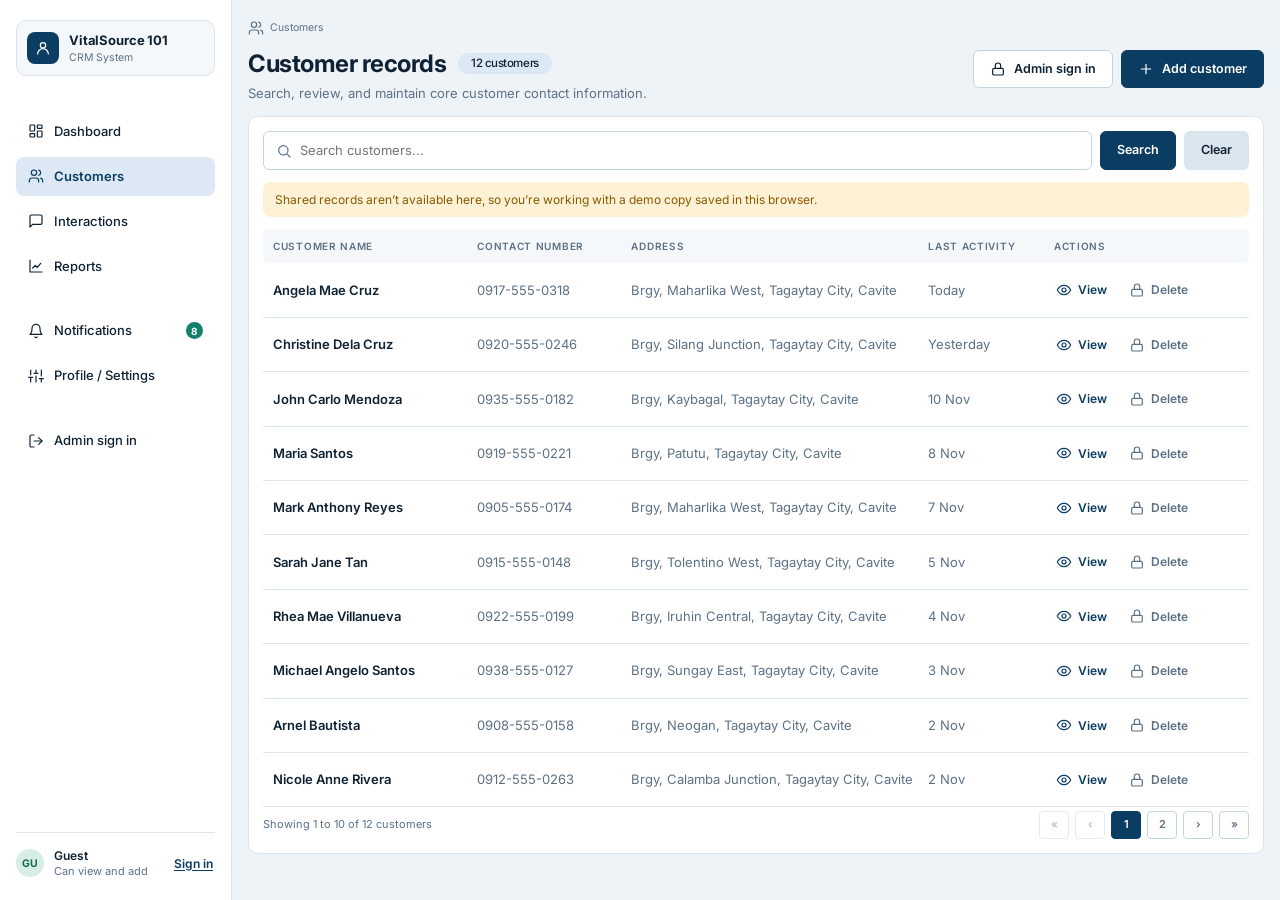
<file: index.html>
<!doctype html>
<html lang="en">
<head>
<meta charset="utf-8">
<meta name="viewport" content="width=device-width,initial-scale=1,viewport-fit=cover">
<style>body{margin:0}[hidden]{display:none!important}img{max-width:100%}</style>
<title>VitalSource 101 CRM</title>
<meta name="claude:viewport-fit-sides" content="cover">
<link rel="preconnect" href="https://fonts.googleapis.com">
<link rel="preconnect" href="https://fonts.gstatic.com" crossorigin>
<link rel="stylesheet" href="https://fonts.googleapis.com/css2?family=Inter:wght@400;500;600;700&display=swap">
<style>
/* Layout: fixed navy-on-mist sidebar + records workspace; one primary action (Add customer), everything else quiet. */
:root{
  --bg:#eef3f8; --surface:#ffffff; --surface-2:#f4f8fb; --line:#dbe5ee; --line-strong:#c4d3e0;
  --ink:#0f2233; --muted:#5d7185; --brand:#0b3c61; --brand-ink:#ffffff; --brand-text:#0b3c61;
  --nav-active:#dce9f4; --ring:#2a7fc1;
  --danger:#c4161c; --danger-text:#a8121a; --danger-bg:#fdeeee; --danger-line:#f4c9c9;
  --ok-text:#17693f; --ok-bg:#e1f3e8; --warn-text:#8a5a00; --warn-bg:#fdf1d6;
  --avatar-bg:#d6eee3; --avatar-ink:#1b6a4f; --scrim:rgba(9,24,38,.55); --shadow:0 12px 40px rgba(9,24,38,.22);
  --font:'Inter',system-ui,-apple-system,'Segoe UI',Roboto,'Helvetica Neue',Arial,sans-serif;
}
@media (prefers-color-scheme: dark){
  :root:not([data-theme="light"]){
    --bg:#0b1620; --surface:#12212d; --surface-2:#182a39; --line:#24384a; --line-strong:#34506a;
    --ink:#e7eff6; --muted:#8fa5b8; --brand:#2f7fc0; --brand-ink:#ffffff; --brand-text:#8cc4f0;
    --nav-active:#1d3548; --ring:#5aa9e6;
    --danger:#d6343a; --danger-text:#ff9a9e; --danger-bg:#3a1c21; --danger-line:#6b2a31;
    --ok-text:#7fd6a5; --ok-bg:#16342a; --warn-text:#f0c46b; --warn-bg:#3a2e12;
    --avatar-bg:#1b3a30; --avatar-ink:#8fe0bb; --scrim:rgba(0,0,0,.65); --shadow:0 12px 40px rgba(0,0,0,.5);
    color-scheme:dark;
  }
}
:root[data-theme="dark"]{
  --bg:#0b1620; --surface:#12212d; --surface-2:#182a39; --line:#24384a; --line-strong:#34506a;
  --ink:#e7eff6; --muted:#8fa5b8; --brand:#2f7fc0; --brand-ink:#ffffff; --brand-text:#8cc4f0;
  --nav-active:#1d3548; --ring:#5aa9e6;
  --danger:#d6343a; --danger-text:#ff9a9e; --danger-bg:#3a1c21; --danger-line:#6b2a31;
  --ok-text:#7fd6a5; --ok-bg:#16342a; --warn-text:#f0c46b; --warn-bg:#3a2e12;
  --avatar-bg:#1b3a30; --avatar-ink:#8fe0bb; --scrim:rgba(0,0,0,.65); --shadow:0 12px 40px rgba(0,0,0,.5);
  color-scheme:dark;
}
*{box-sizing:border-box}
html,body{height:100%}
body{background:var(--bg);color:var(--ink);font-family:var(--font);font-size:13px;line-height:1.45;-webkit-font-smoothing:antialiased}
button,input,textarea{font:inherit;color:inherit}
button{cursor:pointer}
:focus-visible{outline:2px solid var(--ring);outline-offset:2px}
.ico{width:16px;height:16px;fill:none;stroke:currentColor;stroke-width:1.8;stroke-linecap:round;stroke-linejoin:round;flex:none}
.app{display:grid;grid-template-columns:232px minmax(0,1fr);min-height:100%}
.side{background:var(--surface);border-right:1px solid var(--line);padding-block:20px;padding-left:max(16px,env(safe-area-inset-left,0px));padding-right:max(16px,env(safe-area-inset-right,0px));display:flex;flex-direction:column;gap:28px;position:sticky;top:0;height:100vh;height:100dvh;align-self:start}
.brand{display:flex;gap:10px;align-items:center;padding:10px;border:1px solid var(--line);border-radius:10px;background:var(--surface-2)}
.brand-mark{width:32px;height:32px;border-radius:8px;background:var(--brand);color:var(--brand-ink);display:grid;place-items:center}
.brand b{display:block;font-size:13px;font-weight:700;letter-spacing:-.01em}
.brand span{display:block;font-size:10.5px;color:var(--muted)}
.nav{display:flex;flex-direction:column;gap:6px;margin-top:8px}
.nav button{display:flex;align-items:center;gap:10px;width:100%;text-align:left;border:0;background:none;padding:10px 12px;border-radius:8px;color:var(--ink);font-weight:500;min-width:0}
.nav button:hover{background:var(--surface-2)}
.nav button[aria-current="page"]{background:var(--nav-active);color:var(--brand-text);font-weight:600}
.nav .badge{margin-left:auto;background:#12806a;color:#fff;border-radius:999px;font-size:10px;font-weight:700;min-width:17px;height:17px;display:grid;place-items:center;padding:0 5px}
.nav .gap{height:14px}
.account{margin-top:auto;display:flex;align-items:center;gap:10px;padding-top:14px;border-top:1px solid var(--line)}
.avatar{width:28px;height:28px;border-radius:50%;background:var(--avatar-bg);color:var(--avatar-ink);display:grid;place-items:center;font-size:10.5px;font-weight:700;flex:none}
.account .who{min-width:0;flex:1}
.account .who b{display:block;font-size:12px;font-weight:600;white-space:nowrap;overflow:hidden;text-overflow:ellipsis}
.account .who span{display:block;font-size:11px;color:var(--muted)}
.link-btn{border:0;background:none;color:var(--brand-text);font-weight:600;font-size:12px;padding:4px 2px;text-decoration:underline;text-underline-offset:2px}
.main{min-width:0;padding-block:20px;padding-left:max(16px,env(safe-area-inset-left,0px));padding-right:max(16px,env(safe-area-inset-right,0px));display:flex;flex-direction:column;gap:14px}
.crumb{display:flex;align-items:center;gap:6px;color:var(--muted);font-size:10.5px}
.head{display:flex;align-items:flex-start;justify-content:space-between;gap:16px;flex-wrap:wrap}
.head h1{margin:0;font-size:24px;line-height:1.15;letter-spacing:-.02em;font-weight:700;text-wrap:balance;display:flex;align-items:center;gap:12px;flex-wrap:wrap}
.head p{margin:6px 0 0;color:var(--muted);max-width:60ch}
.pill{font-size:11.5px;font-weight:500;color:var(--ink);background:var(--nav-active);border:1px solid var(--line);border-radius:999px;padding:3px 12px;white-space:nowrap}
.head-actions{display:flex;gap:8px;align-items:center;flex-wrap:wrap}
.btn{display:inline-flex;align-items:center;justify-content:center;gap:8px;border-radius:6px;border:1px solid var(--line-strong);background:var(--surface);color:var(--ink);font-weight:600;font-size:12.5px;padding:9px 16px;min-height:36px}
.btn:hover{background:var(--surface-2)}
.btn.primary{background:var(--brand);border-color:var(--brand);color:var(--brand-ink)}
.btn.primary:hover{filter:brightness(1.12)}
.btn.danger{background:var(--danger);border-color:var(--danger);color:#fff}
.btn.danger:hover{filter:brightness(1.1)}
.btn.quiet{background:var(--line);border-color:transparent;color:var(--ink)}
.btn[disabled]{opacity:.55;cursor:default}
.chip{display:inline-flex;align-items:center;gap:6px;border:1px solid var(--line);background:var(--surface);border-radius:999px;padding:5px 12px;font-size:12px;font-weight:600}
.chip.admin{background:var(--ok-bg);color:var(--ok-text);border-color:transparent}
.panel{background:var(--surface);border:1px solid var(--line);border-radius:10px;padding:14px;display:flex;flex-direction:column;gap:12px;min-width:0}
.toolbar{display:flex;gap:8px;flex-wrap:wrap}
.search{flex:1 1 220px;min-width:0;display:flex;align-items:center;gap:8px;border:1px solid var(--line-strong);border-radius:6px;padding:0 12px;background:var(--surface);min-height:36px;color:var(--muted)}
.search input{border:0;outline:0;background:none;flex:1;min-width:0;padding:8px 0;color:var(--ink)}
.search:focus-within{outline:2px solid var(--ring);outline-offset:1px}
.rows{display:flex;flex-direction:column;min-width:0}
.row{display:grid;grid-template-columns:minmax(0,1.35fr) minmax(0,1fr) minmax(0,2fr) minmax(0,.8fr) minmax(0,1.3fr);gap:12px;align-items:center;padding:12px 10px;border-bottom:1px solid var(--line)}
.row.th{background:var(--surface-2);border-radius:6px;border-bottom:0;font-size:10px;font-weight:600;letter-spacing:.07em;text-transform:uppercase;color:var(--muted);padding-block:10px}
.row .name{font-weight:600;overflow-wrap:anywhere}
.row .dim{color:var(--muted);overflow-wrap:anywhere}
.row .acts{display:flex;gap:18px;align-items:center}
.act{display:inline-flex;align-items:center;gap:6px;border:0;background:none;color:var(--brand-text);font-weight:600;font-size:12px;padding:6px 2px}
.act.del{color:var(--ink)}
.act:hover{text-decoration:underline;text-underline-offset:2px}
.act.locked{color:var(--muted)}
.foot{display:flex;align-items:center;justify-content:space-between;gap:12px;flex-wrap:wrap;color:var(--muted);font-size:11px;padding-top:4px}
.pager{display:flex;gap:6px;flex-wrap:wrap}
.pager button{min-width:30px;height:28px;border:1px solid var(--line-strong);background:var(--surface);border-radius:4px;font-size:11px;font-weight:600;padding:0 8px}
.pager button[aria-current="page"]{background:var(--brand);border-color:var(--brand);color:var(--brand-ink)}
.pager button[disabled]{opacity:.45;cursor:default}
.empty{padding:40px 16px;text-align:center;color:var(--muted);display:flex;flex-direction:column;gap:10px;align-items:center}
.empty b{color:var(--ink);font-size:14px}
.banner{background:var(--warn-bg);color:var(--warn-text);border-radius:8px;padding:9px 12px;font-size:12px}
.tiles{display:grid;grid-template-columns:repeat(auto-fit,minmax(170px,1fr));gap:12px}
.tile{background:var(--surface);border:1px solid var(--line);border-radius:10px;padding:14px;display:flex;flex-direction:column;gap:4px}
.tile span{color:var(--muted);font-size:11.5px}
.tile b{font-size:26px;letter-spacing:-.02em;font-variant-numeric:tabular-nums}
.list{display:flex;flex-direction:column}
.li{display:flex;gap:12px;align-items:center;justify-content:space-between;padding:11px 4px;border-bottom:1px solid var(--line);min-width:0}
.li:last-child{border-bottom:0}
.li .t{min-width:0}
.li .t b{display:block;font-weight:600;overflow-wrap:anywhere}
.li .t span{display:block;color:var(--muted);font-size:12px;overflow-wrap:anywhere}
.li time{color:var(--muted);font-size:11.5px;white-space:nowrap}
.sub{margin:0;font-size:13px;font-weight:700}
.bar-row{display:grid;grid-template-columns:minmax(90px,170px) minmax(0,1fr) 34px;gap:10px;align-items:center;padding:5px 0}
.bar-row .lab{overflow:hidden;text-overflow:ellipsis;white-space:nowrap}
.bar{height:10px;border-radius:3px;background:var(--surface-2);overflow:hidden}
.bar i{display:block;height:100%;background:var(--brand);border-radius:3px}
.bar-row .n{text-align:right;font-variant-numeric:tabular-nums;font-weight:600}
.seg{display:inline-flex;border:1px solid var(--line-strong);border-radius:6px;overflow:hidden}
.seg button{border:0;background:var(--surface);padding:8px 14px;font-weight:600;font-size:12px;border-right:1px solid var(--line-strong)}
.seg button:last-child{border-right:0}
.seg button[aria-pressed="true"]{background:var(--brand);color:var(--brand-ink)}
.kv{display:grid;grid-template-columns:110px minmax(0,1fr);gap:8px 12px}
.kv dt{color:var(--muted);font-size:12px}
.kv dd{margin:0;overflow-wrap:anywhere}
.scrim{position:fixed;inset:0;background:var(--scrim);display:grid;place-items:center;padding:16px;z-index:50;overflow:auto}
.dialog{background:var(--surface);color:var(--ink);border-radius:8px;box-shadow:var(--shadow);width:min(100%,420px);padding:18px;display:flex;flex-direction:column;gap:14px;max-height:100%;overflow:auto}
.dialog.sm{width:min(100%,380px)}
.dialog h2{margin:0;font-size:18px;letter-spacing:-.01em}
.dialog .lead{margin:-8px 0 0;color:var(--muted);font-size:12px}
.field{display:flex;flex-direction:column;gap:5px}
.field label{font-size:11px;font-weight:600;color:var(--ink)}
.field input,.field textarea{border:1px solid var(--line-strong);border-radius:4px;background:var(--surface);padding:9px 10px;min-height:36px;width:100%;color:var(--ink)}
.field textarea{resize:vertical;min-height:62px}
.field input::placeholder,.field textarea::placeholder{color:var(--muted);opacity:.8}
.field .err{color:var(--danger-text);font-size:11.5px;min-height:0}
.field input[aria-invalid="true"],.field textarea[aria-invalid="true"]{border-color:var(--danger)}
.btns{display:flex;gap:10px}
.btns .btn{flex:1}
.btns.end{justify-content:flex-end}
.btns.end .btn{flex:0 0 auto}
.warnbox{display:flex;gap:10px;background:var(--danger-bg);border:1px solid var(--danger-line);border-radius:6px;padding:12px;color:var(--danger-text)}
.warnbox b{display:block;font-size:13px}
.warnbox span{font-size:12px;font-weight:600}
.formerr{background:var(--danger-bg);color:var(--danger-text);border-radius:6px;padding:8px 10px;font-size:12px}
.note{color:var(--muted);font-size:11.5px}
#toast{position:fixed;left:50%;transform:translateX(-50%);bottom:calc(16px + env(safe-area-inset-bottom,0px));background:var(--ink);color:var(--bg);padding:10px 16px;border-radius:8px;font-weight:600;font-size:12.5px;box-shadow:var(--shadow);z-index:80;max-width:calc(100% - 32px);opacity:0;pointer-events:none;transition:opacity .18s}
#toast.on{opacity:1}
@media (max-width:900px){
  .app{grid-template-columns:minmax(0,1fr)}
  .side{position:static;height:auto;flex-direction:column;gap:12px;border-right:0;border-bottom:1px solid var(--line);padding-block:12px}
  .nav{flex-direction:row;overflow-x:auto;margin:0;padding-bottom:2px;gap:4px}
  .nav button{width:auto;white-space:nowrap;padding:8px 12px}
  .nav .gap{display:none}
  .nav .out{display:none}
  .account{display:none}
  .row.th{display:none}
  .row{grid-template-columns:minmax(0,1fr) auto;gap:4px 12px;padding:12px 4px}
  .row .name{grid-column:1}
  .row .when{grid-column:2;grid-row:1;text-align:right;color:var(--muted);font-size:11.5px}
  .row .contact,.row .addr{grid-column:1 / -1}
  .row .acts{grid-column:1 / -1;padding-top:2px}
  .head h1{font-size:21px}
}
@media (prefers-reduced-motion:reduce){#toast{transition:none}}
</style>

<div class="app">
  <aside class="side" id="side"></aside>
  <main class="main">
    <div class="crumb" id="crumb"></div>
    <div class="head" id="head"></div>
    <div id="body"></div>
  </main>
</div>
<div id="modal-root"></div>
<div id="toast" role="status" aria-live="polite"></div>

<script>
(function(){
'use strict';
var ADMIN_USER='admin';
var ADMIN_HASH='7fab7f63b4791aaf499b60030103a56e9bd880b42931550b537db88f63ab56d3';
var PAGE_SIZE=10;
var MON=['Jan','Feb','Mar','Apr','May','Jun','Jul','Aug','Sep','Oct','Nov','Dec'];
var DAY=864e5;

var ICONS={
 dash:'<rect x="3" y="3" width="7" height="9" rx="1"/><rect x="14" y="3" width="7" height="5" rx="1"/><rect x="14" y="12" width="7" height="9" rx="1"/><rect x="3" y="16" width="7" height="5" rx="1"/>',
 users:'<path d="M16 21v-2a4 4 0 0 0-4-4H6a4 4 0 0 0-4 4v2"/><circle cx="9" cy="7" r="4"/><path d="M22 21v-2a4 4 0 0 0-3-3.87"/><path d="M16 3.13a4 4 0 0 1 0 7.75"/>',
 chat:'<path d="M21 15a2 2 0 0 1-2 2H7l-4 4V5a2 2 0 0 1 2-2h14a2 2 0 0 1 2 2z"/>',
 chart:'<path d="M3 3v18h18"/><path d="M7 15l4-4 3 3 5-6"/>',
 bell:'<path d="M18 8a6 6 0 0 0-12 0c0 7-3 9-3 9h18s-3-2-3-9"/><path d="M13.7 21a2 2 0 0 1-3.4 0"/>',
 sliders:'<path d="M4 21v-7M4 10V3M12 21v-9M12 8V3M20 21v-5M20 12V3M1 14h6M9 8h6M17 16h6"/>',
 logout:'<path d="M9 21H5a2 2 0 0 1-2-2V5a2 2 0 0 1 2-2h4"/><path d="M16 17l5-5-5-5"/><path d="M21 12H9"/>',
 search:'<circle cx="11" cy="11" r="7"/><path d="M21 21l-4.3-4.3"/>',
 plus:'<path d="M12 5v14M5 12h14"/>',
 eye:'<path d="M2 12s3.6-7 10-7 10 7 10 7-3.6 7-10 7S2 12 2 12z"/><circle cx="12" cy="12" r="3"/>',
 trash:'<path d="M3 6h18"/><path d="M8 6V4a2 2 0 0 1 2-2h4a2 2 0 0 1 2 2v2"/><path d="M19 6v14a2 2 0 0 1-2 2H7a2 2 0 0 1-2-2V6"/>',
 lock:'<rect x="4" y="11" width="16" height="10" rx="2"/><path d="M8 11V7a4 4 0 0 1 8 0v4"/>',
 alert:'<path d="M10.3 3.9L1.8 18a2 2 0 0 0 1.7 3h17a2 2 0 0 0 1.7-3L13.7 3.9a2 2 0 0 0-3.4 0z"/><path d="M12 9v4M12 17h.01"/>',
 edit:'<path d="M12 20h9"/><path d="M16.5 3.5a2.1 2.1 0 0 1 3 3L7 19l-4 1 1-4z"/>',
 user:'<circle cx="12" cy="8" r="4"/><path d="M4 21a8 8 0 0 1 16 0"/>'
};
function ico(n){return '<svg class="ico" viewBox="0 0 24 24" aria-hidden="true">'+ICONS[n]+'</svg>';}
function esc(s){return String(s==null?'':s).replace(/[&<>"']/g,function(c){return {'&':'&amp;','<':'&lt;','>':'&gt;','"':'&quot;',"'":'&#39;'}[c];});}
function $(id){return document.getElementById(id);}

/* ---------- state ---------- */
var state={rows:[],loaded:false,mode:'loading',view:'customers',q:'',page:1,admin:false,modal:null,theme:'auto'};
try{ state.admin=sessionStorage.getItem('vs101.admin')==='1'; }catch(e){}
try{ var th=localStorage.getItem('vs101.theme'); if(th==='light'||th==='dark'){state.theme=th; document.documentElement.setAttribute('data-theme',th);} }catch(e){}
var store=null, lastFocus=null, toastTimer=0, builtView='';

var NAV=[['dashboard','Dashboard','dash'],['customers','Customers','users'],['interactions','Interactions','chat'],['reports','Reports','chart'],['notifications','Notifications','bell'],['settings','Profile / Settings','sliders']];
var TITLES={dashboard:['Dashboard','Where the customer base stands today.'],customers:['Customer records','Search, review, and maintain core customer contact information.'],interactions:['Interactions','Recent customer notes, newest activity first.'],reports:['Reports','Customer records grouped by barangay.'],notifications:['Notifications','Records that need attention.'],settings:['Profile / Settings','Account access and appearance.']};

/* ---------- helpers ---------- */
function dayStart(t){var d=new Date(t);return new Date(d.getFullYear(),d.getMonth(),d.getDate()).getTime();}
function fmtDate(ts){
  if(!ts) return '–';
  var d=new Date(ts), n=new Date();
  var diff=Math.round((dayStart(n)-dayStart(d))/DAY);
  if(diff<=0) return 'Today';
  if(diff===1) return 'Yesterday';
  return d.getDate()+' '+MON[d.getMonth()]+(d.getFullYear()!==n.getFullYear()?' '+d.getFullYear():'');
}
function sorted(rows){return rows.slice().sort(function(a,b){return (b.lastActivity||0)-(a.lastActivity||0)||String(a.name).localeCompare(String(b.name));});}
function filtered(){
  var q=state.q.trim().toLowerCase(), r=sorted(state.rows);
  if(!q) return r;
  return r.filter(function(c){return [c.name,c.email,c.contact,c.address,c.notes].join(' ').toLowerCase().indexOf(q)>-1;});
}
function barangay(a){var p=String(a||'').split(',').map(function(s){return s.trim();}).filter(Boolean); if(p.length>1&&/^brgy/i.test(p[0])) return p[1]; return p[0]||'No address';}
function attention(){
  var now=Date.now(), missing=[], stale=[];
  sorted(state.rows).forEach(function(c){
    if(!c.email) missing.push(c);
    if(c.lastActivity && now-c.lastActivity>30*DAY) stale.push(c);
  });
  return {missing:missing,stale:stale,count:new Set(missing.concat(stale).map(function(c){return c.id;})).size};
}
function find(id){for(var i=0;i<state.rows.length;i++) if(state.rows[i].id===id) return state.rows[i]; return null;}
function toast(msg){
  var t=$('toast'); t.textContent=msg; t.classList.add('on'); clearTimeout(toastTimer);
  toastTimer=setTimeout(function(){t.classList.remove('on');},2800);
}
function sha256(text){
  var enc=new TextEncoder().encode(text);
  return crypto.subtle.digest('SHA-256',enc).then(function(buf){
    return Array.prototype.map.call(new Uint8Array(buf),function(b){return ('0'+b.toString(16)).slice(-2);}).join('');
  });
}

/* ---------- data layer ---------- */
var SAMPLE=[
 ['Angela Mae Cruz','angela.cruz@example.com','0917-555-0318','Brgy. Maharlika West, Tagaytay City, Cavite',0],
 ['Christine Dela Cruz','','0920-555-0246','Brgy. Silang Junction, Tagaytay City, Cavite',1],
 ['John Carlo Mendoza','jc.mendoza@example.com','0935-555-0182','Brgy. Kaybagal, Tagaytay City, Cavite',24],
 ['Maria Santos','maria.santos@example.com','0919-555-0221','Brgy. Patutu, Tagaytay City, Cavite',26],
 ['Mark Anthony Reyes','','0905-555-0174','Brgy. Maharlika West, Tagaytay City, Cavite',27],
 ['Sarah Jane Tan','sarah.tan@example.com','0915-555-0148','Brgy. Tolentino West, Tagaytay City, Cavite',29],
 ['Rhea Mae Villanueva','rhea.v@example.com','0922-555-0199','Brgy. Iruhin Central, Tagaytay City, Cavite',30],
 ['Michael Angelo Santos','','0938-555-0127','Brgy. Sungay East, Tagaytay City, Cavite',31],
 ['Nicole Anne Rivera','nicole.rivera@example.com','0912-555-0263','Brgy. Calamba Junction, Tagaytay City, Cavite',32],
 ['Arnel Bautista','arnel.b@example.com','0908-555-0158','Brgy. Neogan, Tagaytay City, Cavite',32],
 ['Lorna Pascual','lorna.p@example.com','0917-555-0412','Brgy. Maharlika East, Tagaytay City, Cavite',40],
 ['Dennis Aguinaldo','dennis.a@example.com','0927-555-0377','Brgy. Kaybagal, Tagaytay City, Cavite',44]
];
function localSeed(){
  var base=dayStart(Date.now());
  return SAMPLE.map(function(s,i){return {id:'s'+i,name:s[0],email:s[1],contact:s[2],address:s[3].replace('Brgy. ','Brgy, '),notes:'Sample record.',lastActivity:base-s[4]*DAY,createdAt:base-(s[4]+30)*DAY};});
}
function initStore(){
  var p=(window.claude&&window.claude.use)?window.claude.use('db'):Promise.resolve(null);
  return Promise.resolve(p).catch(function(){return null;}).then(function(db){
    if(db){ startShared(db); } else { startLocal(); }
  });
}
function startShared(db){
  var col=db.collection('customers');
  store={mode:'shared',
    add:function(d){return col.add(d);},
    update:function(id,d){return col.doc(id).update(d);},
    del:function(id){return col.doc(id).delete();}};
  state.mode='shared';
  col.onSnapshot(function(snap){
    state.rows=snap.docs.map(function(d){var v=d.data()||{}; v.id=d.id; return v;});
    state.loaded=true; render();
  },function(){ startLocal(); });
}
function startLocal(){
  var rows=null;
  try{ var raw=localStorage.getItem('vs101.local'); if(raw) rows=JSON.parse(raw); }catch(e){}
  if(!Array.isArray(rows)) rows=localSeed();
  state.rows=rows; state.mode='local'; state.loaded=true;
  function save(){ try{localStorage.setItem('vs101.local',JSON.stringify(state.rows));}catch(e){} render(); }
  store={mode:'local',
    add:function(d){d.id='l'+Date.now().toString(36)+Math.random().toString(36).slice(2,5); state.rows.push(d); save(); return Promise.resolve();},
    update:function(id,d){var r=find(id); if(r) Object.keys(d).forEach(function(k){r[k]=d[k];}); save(); return Promise.resolve();},
    del:function(id){state.rows=state.rows.filter(function(r){return r.id!==id;}); save(); return Promise.resolve();}};
  render();
}
function writeError(e){
  var c=e&&e.code;
  if(c==='invalid_argument') return 'Your access to this page is view-only, so changes can’t be saved.';
  if(c==='quota_exceeded') return 'The record limit for this page is full. Delete some records first.';
  return 'Couldn’t save that change. Check your connection and try again.';
}

/* ---------- rendering ---------- */
function render(){ renderSide(); renderHead(); renderBody(); }
function renderSide(){
  var n=attention().count;
  var html='<div class="brand"><div class="brand-mark">'+ico('user')+'</div><div><b>VitalSource 101</b><span>CRM System</span></div></div><nav class="nav" aria-label="Main">';
  NAV.forEach(function(x,i){
    if(i===4) html+='<div class="gap"></div>';
    html+='<button data-act="nav" data-v="'+x[0]+'"'+(state.view===x[0]?' aria-current="page"':'')+'>'+ico(x[2])+'<span>'+x[1]+'</span>'+(x[0]==='notifications'&&n?'<span class="badge">'+n+'</span>':'')+'</button>';
  });
  html+='<div class="gap"></div><button class="out" data-act="logout">'+ico('logout')+'<span>'+(state.admin?'Sign out':'Admin sign in')+'</span></button></nav>';
  html+='<div class="account"><div class="avatar">'+(state.admin?'AD':'GU')+'</div><div class="who"><b>'+(state.admin?'Administrator':'Guest')+'</b><span>'+(state.admin?'Full access':'Can view and add')+'</span></div>'+(state.admin?'':'<button class="link-btn" data-act="login">Sign in</button>')+'</div>';
  $('side').innerHTML=html;
}
function renderHead(){
  var t=TITLES[state.view];
  $('crumb').innerHTML=ico('users')+'<span>'+esc(NAV.filter(function(x){return x[0]===state.view;})[0][1])+'</span>';
  var h='<div><h1>'+esc(t[0])+(state.view==='customers'?'<span class="pill" id="count">'+state.rows.length+' customers</span>':'')+'</h1><p>'+esc(t[1])+'</p></div><div class="head-actions">';
  h+=state.admin?'<span class="chip admin">'+ico('lock')+' Admin</span><button class="btn" data-act="logout">Sign out</button>':'<button class="btn" data-act="login">'+ico('lock')+' Admin sign in</button>';
  h+='<button class="btn primary" data-act="add">'+ico('plus')+' Add customer</button></div>';
  $('head').innerHTML=h;
}
function renderBody(){
  var b=$('body');
  if(state.view==='customers'){
    if(builtView!=='customers'){
      b.innerHTML='<section class="panel" aria-label="Customer records"><div class="toolbar"><label class="search" for="q">'+ico('search')+'<input id="q" type="search" placeholder="Search customers..." autocomplete="off" value="'+esc(state.q)+'"></label><button class="btn primary" data-act="search">Search</button><button class="btn quiet" data-act="clear">Clear</button></div><div id="banner"></div><div id="list"></div></section>';
      builtView='customers';
    }
    renderList(); return;
  }
  builtView=state.view;
  var fn={dashboard:vDashboard,interactions:vInteractions,reports:vReports,notifications:vNotifications,settings:vSettings}[state.view];
  b.innerHTML=fn();
}
function renderList(){
  var bn=$('banner'), list=$('list'); if(!list) return;
  bn.innerHTML=state.mode==='local'?'<div class="banner">Shared records aren’t available here, so you’re working with a demo copy saved in this browser.</div>':'';
  var cnt=$('count'); if(cnt) cnt.textContent=state.rows.length+(state.rows.length===1?' customer':' customers');
  if(!state.loaded){ list.innerHTML='<div class="empty"><span>Loading customer records…</span></div>'; return; }
  var rows=filtered(), total=rows.length, pages=Math.max(1,Math.ceil(total/PAGE_SIZE));
  if(state.page>pages) state.page=pages;
  var start=(state.page-1)*PAGE_SIZE, slice=rows.slice(start,start+PAGE_SIZE);
  if(!state.rows.length){
    list.innerHTML='<div class="empty"><b>No customers yet</b><span>Add the first customer to start the record.</span><button class="btn primary" data-act="add">'+ico('plus')+' Add customer</button></div>'; return;
  }
  if(!total){
    list.innerHTML='<div class="empty"><b>No matches for “'+esc(state.q)+'”</b><span>Try a name, phone number, or barangay.</span><button class="btn" data-act="clear">Clear search</button></div>'; return;
  }
  var h='<div class="rows" role="table" aria-label="Customers"><div class="row th" role="row"><div role="columnheader">Customer name</div><div role="columnheader">Contact number</div><div role="columnheader">Address</div><div role="columnheader">Last activity</div><div role="columnheader">Actions</div></div>';
  slice.forEach(function(c){
    h+='<div class="row" role="row"><div class="name" role="cell">'+esc(c.name)+'</div><div class="dim contact" role="cell">'+esc(c.contact)+'</div><div class="dim addr" role="cell">'+esc(c.address)+'</div><div class="dim when" role="cell">'+fmtDate(c.lastActivity)+'</div><div class="acts" role="cell"><button class="act" data-act="view" data-id="'+esc(c.id)+'">'+ico('eye')+' View</button><button class="act del'+(state.admin?'':' locked')+'" data-act="del" data-id="'+esc(c.id)+'" title="'+(state.admin?'Delete customer':'Admin sign-in required')+'">'+ico(state.admin?'trash':'lock')+' Delete</button></div></div>';
  });
  h+='</div><div class="foot"><span>Showing '+(start+1)+' to '+(start+slice.length)+' of '+total+' customer'+(total===1?'':'s')+'</span>'+pager(pages)+'</div>';
  list.innerHTML=h;
}
function pager(pages){
  if(pages<2) return '';
  var p=state.page, lo=Math.max(1,Math.min(p-2,pages-4)), hi=Math.min(pages,lo+4), h='<div class="pager" aria-label="Pages">';
  h+='<button data-act="page" data-p="1" aria-label="First page"'+(p===1?' disabled':'')+'>&laquo;</button><button data-act="page" data-p="'+(p-1)+'" aria-label="Previous page"'+(p===1?' disabled':'')+'>&lsaquo;</button>';
  for(var i=lo;i<=hi;i++) h+='<button data-act="page" data-p="'+i+'"'+(i===p?' aria-current="page"':'')+'>'+i+'</button>';
  h+='<button data-act="page" data-p="'+(p+1)+'" aria-label="Next page"'+(p===pages?' disabled':'')+'>&rsaquo;</button><button data-act="page" data-p="'+pages+'" aria-label="Last page"'+(p===pages?' disabled':'')+'>&raquo;</button></div>';
  return h;
}
function liRow(c,sub){
  return '<div class="li"><div class="t"><b>'+esc(c.name)+'</b><span>'+esc(sub)+'</span></div><div style="display:flex;gap:14px;align-items:center"><time>'+fmtDate(c.lastActivity)+'</time><button class="act" data-act="view" data-id="'+esc(c.id)+'">'+ico('eye')+' View</button></div></div>';
}
function empty(msg){return '<div class="empty"><span>'+msg+'</span></div>';}
function vDashboard(){
  var now=Date.now(), r=sorted(state.rows);
  var week=r.filter(function(c){return now-c.lastActivity<7*DAY;}).length;
  var fresh=r.filter(function(c){return now-(c.createdAt||0)<30*DAY;}).length;
  var miss=r.filter(function(c){return !c.email;}).length;
  var h='<div class="tiles"><div class="tile"><span>Total customers</span><b>'+r.length+'</b></div><div class="tile"><span>Active in the last 7 days</span><b>'+week+'</b></div><div class="tile"><span>Added in the last 30 days</span><b>'+fresh+'</b></div><div class="tile"><span>Missing an email</span><b>'+miss+'</b></div></div>';
  h+='<section class="panel"><h2 class="sub">Recent activity</h2><div class="list">'+(r.length?r.slice(0,6).map(function(c){return liRow(c,c.address);}).join(''):empty('No customers yet.'))+'</div></section>';
  return h;
}
function vInteractions(){
  var r=sorted(state.rows).filter(function(c){return c.notes;});
  return '<section class="panel"><div class="list">'+(r.length?r.slice(0,25).map(function(c){return liRow(c,c.notes);}).join(''):empty('No notes recorded yet. Add notes when you create or edit a customer.'))+'</div></section>';
}
function vReports(){
  var map={}; state.rows.forEach(function(c){var k=barangay(c.address); map[k]=(map[k]||0)+1;});
  var keys=Object.keys(map).sort(function(a,b){return map[b]-map[a]||a.localeCompare(b);}).slice(0,10), max=keys.length?map[keys[0]]:1;
  var h='<section class="panel"><h2 class="sub">Customers by barangay</h2>';
  h+=keys.length?keys.map(function(k){return '<div class="bar-row"><span class="lab" title="'+esc(k)+'">'+esc(k)+'</span><div class="bar"><i style="width:'+Math.round(map[k]/max*100)+'%"></i></div><span class="n">'+map[k]+'</span></div>';}).join(''):empty('No customers yet.');
  return h+'</section>';
}
function vNotifications(){
  var a=attention();
  var h='<section class="panel"><h2 class="sub">Missing an email address ('+a.missing.length+')</h2><div class="list">'+(a.missing.length?a.missing.map(function(c){return liRow(c,'Add an email so this customer can be reached.');}).join(''):empty('Every customer has an email.'))+'</div></section>';
  h+='<section class="panel"><h2 class="sub">No activity for over 30 days ('+a.stale.length+')</h2><div class="list">'+(a.stale.length?a.stale.map(function(c){return liRow(c,'Last activity '+fmtDate(c.lastActivity)+'.');}).join(''):empty('Nobody has gone quiet.'))+'</div></section>';
  return h;
}
function vSettings(){
  var h='<section class="panel"><h2 class="sub">Account</h2><div class="list"><div class="li"><div class="t"><b>'+(state.admin?'Signed in as administrator':'Browsing as guest')+'</b><span>'+(state.admin?'You can add, edit and delete customer records.':'Guests can view and add customers. Editing and deleting need the admin password.')+'</span></div><button class="btn" data-act="'+(state.admin?'logout':'login')+'">'+(state.admin?'Sign out':'Admin sign in')+'</button></div></div></section>';
  h+='<section class="panel"><h2 class="sub">Appearance</h2><div><div class="seg" role="group" aria-label="Theme"><button data-act="theme" data-t="auto" aria-pressed="'+(state.theme==='auto')+'">Auto</button><button data-act="theme" data-t="light" aria-pressed="'+(state.theme==='light')+'">Light</button><button data-act="theme" data-t="dark" aria-pressed="'+(state.theme==='dark')+'">Dark</button></div></div></section>';
  h+='<section class="panel"><h2 class="sub">Data</h2><p class="note" style="margin:0">'+(state.mode==='shared'?'Records are stored on this page and shared with everyone who has access to it.':'Records are a demo copy saved in this browser only.')+'</p>'+(state.mode==='local'&&state.admin?'<div><button class="btn" data-act="reset">Reset demo data</button></div>':'')+'</section>';
  return h;
}

/* ---------- modals ---------- */
function field(id,label,ph,val,type,extra){
  var tag=type==='textarea'?'textarea':'input';
  return '<div class="field"><label for="'+id+'">'+label+'</label><'+tag+' id="'+id+'" name="'+id+'" placeholder="'+esc(ph)+'"'+(tag==='input'?' type="'+(type||'text')+'" value="'+esc(val||'')+'"':'')+(extra||'')+'>'+(tag==='textarea'?esc(val||''):'')+'</'+tag+'><div class="err" id="'+id+'-err" aria-live="polite"></div></div>';
}
function openModal(m){ lastFocus=document.activeElement; state.modal=m; renderModal(); }
function closeModal(){ state.modal=null; renderModal(); if(lastFocus&&lastFocus.focus&&document.contains(lastFocus)) lastFocus.focus(); }
function renderModal(){
  var m=state.modal, root=$('modal-root'); if(!m){ root.innerHTML=''; return; }
  var c=m.id?find(m.id):null, h='', first='';
  if(m.type==='add'||m.type==='edit'){
    var e=m.type==='edit'&&c, v=e?c:{};
    h='<form class="dialog" id="cust-form" role="dialog" aria-modal="true" aria-labelledby="dlg-title" novalidate><h2 id="dlg-title">'+(e?'Edit customer':'Add Customer')+'</h2>'
     +field('f-name','Customer Name','Enter customer name',v.name)+field('f-email','Email','Enter email address',v.email,'email')+field('f-contact','Contact Number','Enter contact number',v.contact,'tel')+field('f-address','Address','Enter physical address',v.address)+field('f-notes','Notes','Add a short note about the customer',v.notes,'textarea')
     +'<div class="btns"><button type="button" class="btn" data-act="close">Cancel</button><button type="submit" class="btn primary">'+(e?'Save changes':'Save Customer')+'</button></div></form>';
    first='f-name';
  } else if(m.type==='view'&&c){
    h='<div class="dialog" role="dialog" aria-modal="true" aria-labelledby="dlg-title"><h2 id="dlg-title">'+esc(c.name)+'</h2><dl class="kv"><dt>Contact number</dt><dd>'+esc(c.contact||'–')+'</dd><dt>Email</dt><dd>'+esc(c.email||'–')+'</dd><dt>Address</dt><dd>'+esc(c.address||'–')+'</dd><dt>Last activity</dt><dd>'+fmtDate(c.lastActivity)+'</dd><dt>Notes</dt><dd>'+esc(c.notes||'–')+'</dd></dl>'
     +(state.admin?'<div class="btns"><button class="btn" data-act="edit" data-id="'+esc(c.id)+'">'+ico('edit')+' Edit</button><button class="btn danger" data-act="del" data-id="'+esc(c.id)+'">'+ico('trash')+' Delete</button></div><button class="btn quiet" data-act="close">Close</button>':'<p class="note" style="margin:0">Editing and deleting are limited to the administrator. <button class="link-btn" data-act="login-edit" data-id="'+esc(c.id)+'">Admin sign in</button></p><button class="btn quiet" data-act="close">Close</button>')+'</div>';
    first='';
  } else if(m.type==='delete'&&c){
    h='<div class="dialog sm" role="alertdialog" aria-modal="true" aria-labelledby="dlg-title"><div><h2 id="dlg-title" style="font-size:15px">Delete customer</h2></div><p class="lead" style="margin:-8px 0 0">Permanently remove this customer from the record.</p><div class="warnbox">'+ico('alert')+'<div><b>Delete '+esc(c.name)+'?</b><span>This action cannot be undone.</span></div></div><div class="btns end"><button class="btn" data-act="close">Cancel</button><button class="btn danger" data-act="confirm-del" data-id="'+esc(c.id)+'">Delete customer</button></div></div>';
    first='';
  } else if(m.type==='login'){
    h='<form class="dialog sm" id="login-form" role="dialog" aria-modal="true" aria-labelledby="dlg-title" novalidate><h2 id="dlg-title">Admin sign in</h2><p class="lead">Sign in to edit or delete customer records.</p><div id="login-err"></div>'
     +field('l-user','Username','Enter username','','text',' autocomplete="username" autocapitalize="off"')+field('l-pass','Password','Enter password','','password',' autocomplete="current-password"')
     +'<div class="btns"><button type="button" class="btn" data-act="close">Cancel</button><button type="submit" class="btn primary" id="login-btn">Sign in</button></div></form>';
    first='l-user';
  } else { state.modal=null; root.innerHTML=''; return; }
  root.innerHTML='<div class="scrim" data-act="scrim">'+h+'</div>';
  var f=first&&$(first); if(f) f.focus(); else { var d=root.querySelector('.dialog button'); if(d) d.focus(); }
}
function setErr(id,msg){ var e=$(id+'-err'), i=$(id); if(e) e.textContent=msg||''; if(i){ if(msg) i.setAttribute('aria-invalid','true'); else i.removeAttribute('aria-invalid'); } }

/* ---------- actions ---------- */
function requireAdmin(next){
  if(state.admin) return true;
  openModal({type:'login',next:next}); return false;
}
function submitCustomer(ev){
  ev.preventDefault();
  var m=state.modal, name=$('f-name').value.trim(), email=$('f-email').value.trim(), contact=$('f-contact').value.trim(), address=$('f-address').value.trim(), notes=$('f-notes').value.trim(), ok=true;
  setErr('f-name',''); setErr('f-email',''); setErr('f-contact','');
  if(!name){ setErr('f-name','Enter the customer’s name.'); ok=false; }
  if(email&&!/^[^\s@]+@[^\s@]+\.[^\s@]+$/.test(email)){ setErr('f-email','Enter a valid email address, like name@example.com.'); ok=false; }
  if(contact&&contact.replace(/\D/g,'').length<7){ setErr('f-contact','Enter a phone number with at least 7 digits.'); ok=false; }
  if(!ok){ var bad=document.querySelector('#cust-form [aria-invalid="true"]'); if(bad) bad.focus(); return; }
  var data={name:name,email:email,contact:contact,address:address,notes:notes,lastActivity:Date.now()}, p;
  if(m.type==='edit'){ if(!state.admin) return; p=store.update(m.id,data); }
  else { data.createdAt=Date.now(); p=store.add(data); }
  var btn=ev.target.querySelector('[type="submit"]'); if(btn) btn.disabled=true;
  Promise.resolve(p).then(function(){ var edit=m.type==='edit'; state.modal=null; renderModal(); toast(edit?'Customer updated':'Customer added'); if(!edit){ state.q=''; state.page=1; var q=$('q'); if(q) q.value=''; } renderList(); })
  .catch(function(e){ if(btn) btn.disabled=false; toast(writeError(e)); });
}
function submitLogin(ev){
  ev.preventDefault();
  var u=$('l-user').value.trim().toLowerCase(), pw=$('l-pass').value, box=$('login-err'), btn=$('login-btn');
  var now=Date.now();
  if(state.lockUntil&&now<state.lockUntil){ box.innerHTML='<div class="formerr">Too many attempts. Try again in '+Math.ceil((state.lockUntil-now)/1000)+' seconds.</div>'; return; }
  if(!u||!pw){ box.innerHTML='<div class="formerr">Enter both a username and a password.</div>'; return; }
  btn.disabled=true;
  var done=function(hash){
    btn.disabled=false;
    if(u===ADMIN_USER&&hash===ADMIN_HASH){
      state.admin=true; state.fails=0; try{sessionStorage.setItem('vs101.admin','1');}catch(e){}
      var next=state.modal&&state.modal.next; state.modal=null; renderModal(); render(); toast('Signed in as administrator');
      if(next){ if(next.type==='delete') openModal({type:'delete',id:next.id}); else if(next.type==='edit') openModal({type:'edit',id:next.id}); }
    } else {
      state.fails=(state.fails||0)+1;
      if(state.fails>=5){ state.lockUntil=Date.now()+30000; state.fails=0; box.innerHTML='<div class="formerr">Too many attempts. Try again in 30 seconds.</div>'; }
      else box.innerHTML='<div class="formerr">That username or password is incorrect.</div>';
      $('l-pass').value=''; $('l-pass').focus();
    }
  };
  if(window.crypto&&crypto.subtle){ sha256('vs101|'+u+'|'+pw).then(done,function(){ btn.disabled=false; box.innerHTML='<div class="formerr">Sign-in isn’t available in this browser.</div>'; }); }
  else { btn.disabled=false; box.innerHTML='<div class="formerr">Sign-in isn’t available in this browser.</div>'; }
}
function logout(){
  if(!state.admin){ openModal({type:'login'}); return; }
  state.admin=false; try{sessionStorage.removeItem('vs101.admin');}catch(e){}
  render(); toast('Signed out');
}

document.addEventListener('click',function(ev){
  var el=ev.target.closest('[data-act]'); if(!el) return;
  var a=el.getAttribute('data-act'), id=el.getAttribute('data-id');
  if(a==='scrim'){ if(ev.target===el) closeModal(); return; }
  switch(a){
    case 'nav': state.view=el.getAttribute('data-v'); builtView=''; render(); break;
    case 'add': openModal({type:'add'}); break;
    case 'view': openModal({type:'view',id:id}); break;
    case 'edit': if(requireAdmin({type:'edit',id:id})){ state.modal={type:'edit',id:id}; renderModal(); } break;
    case 'del': if(requireAdmin({type:'delete',id:id})){ if(state.modal&&state.modal.type==='view'){ state.modal={type:'delete',id:id}; renderModal(); } else openModal({type:'delete',id:id}); } break;
    case 'confirm-del':
      if(!state.admin) return;
      el.disabled=true;
      Promise.resolve(store.del(id)).then(function(){ state.modal=null; renderModal(); toast('Customer deleted'); renderList(); }).catch(function(e){ el.disabled=false; toast(writeError(e)); });
      break;
    case 'close': closeModal(); break;
    case 'login': openModal({type:'login'}); break;
    case 'login-edit': state.modal={type:'login',next:{type:'edit',id:id}}; renderModal(); break;
    case 'logout': logout(); break;
    case 'search': var q=$('q'); if(q){ state.q=q.value; state.page=1; renderList(); } break;
    case 'clear': state.q=''; state.page=1; var q2=$('q'); if(q2){ q2.value=''; q2.focus(); } renderList(); break;
    case 'page': state.page=parseInt(el.getAttribute('data-p'),10)||1; renderList(); break;
    case 'theme':
      var t=el.getAttribute('data-t'); state.theme=t;
      if(t==='auto') document.documentElement.removeAttribute('data-theme'); else document.documentElement.setAttribute('data-theme',t);
      try{ if(t==='auto') localStorage.removeItem('vs101.theme'); else localStorage.setItem('vs101.theme',t); }catch(e){}
      renderBody(); break;
    case 'reset': try{localStorage.removeItem('vs101.local');}catch(e){} state.rows=localSeed(); try{localStorage.setItem('vs101.local',JSON.stringify(state.rows));}catch(e){} render(); toast('Demo data reset'); break;
  }
});
document.addEventListener('input',function(ev){
  if(ev.target.id==='q'){ state.q=ev.target.value; state.page=1; renderList(); }
});
document.addEventListener('keydown',function(ev){
  if(ev.key==='Escape'&&state.modal){ closeModal(); }
  if(ev.key==='Enter'&&ev.target.id==='q'){ state.q=ev.target.value; state.page=1; renderList(); }
});
document.addEventListener('submit',function(ev){
  if(ev.target.id==='cust-form') submitCustomer(ev);
  else if(ev.target.id==='login-form') submitLogin(ev);
});

render();
initStore();
})();
</script>

</html>
</file>
